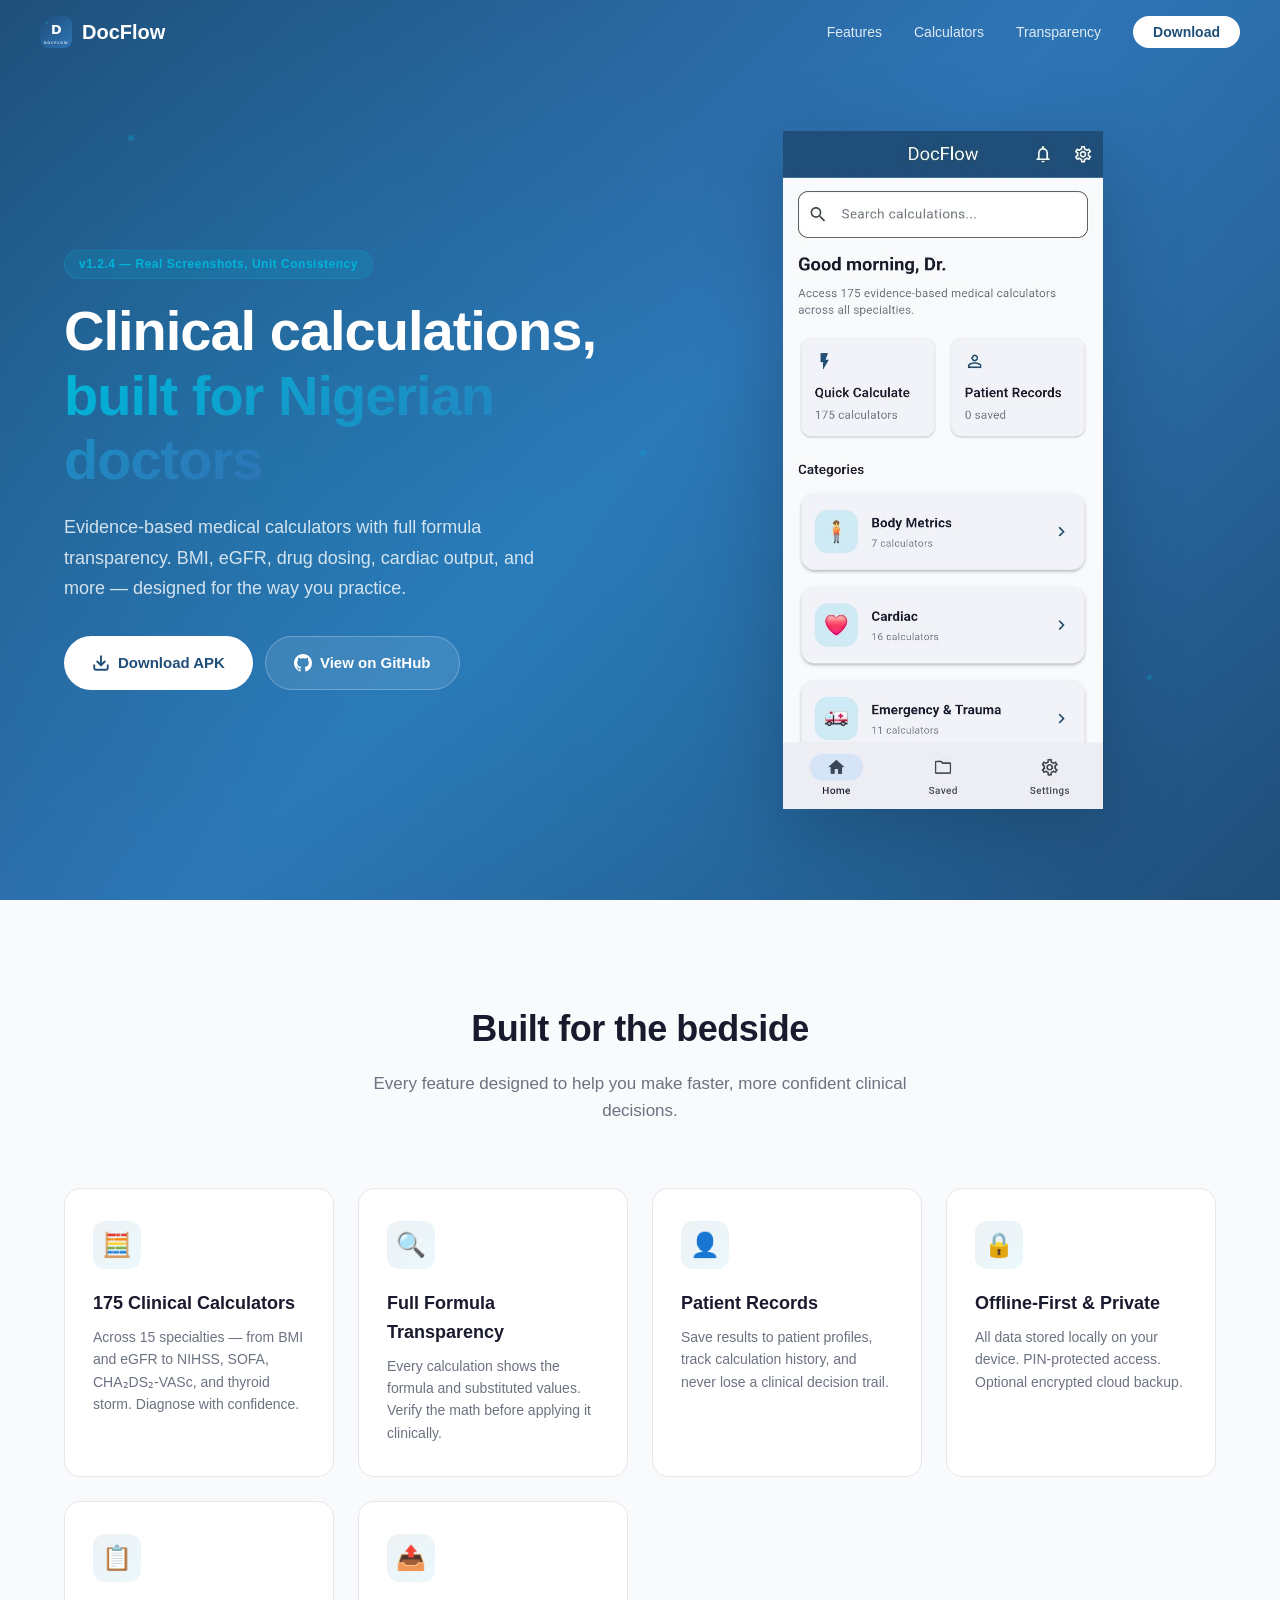
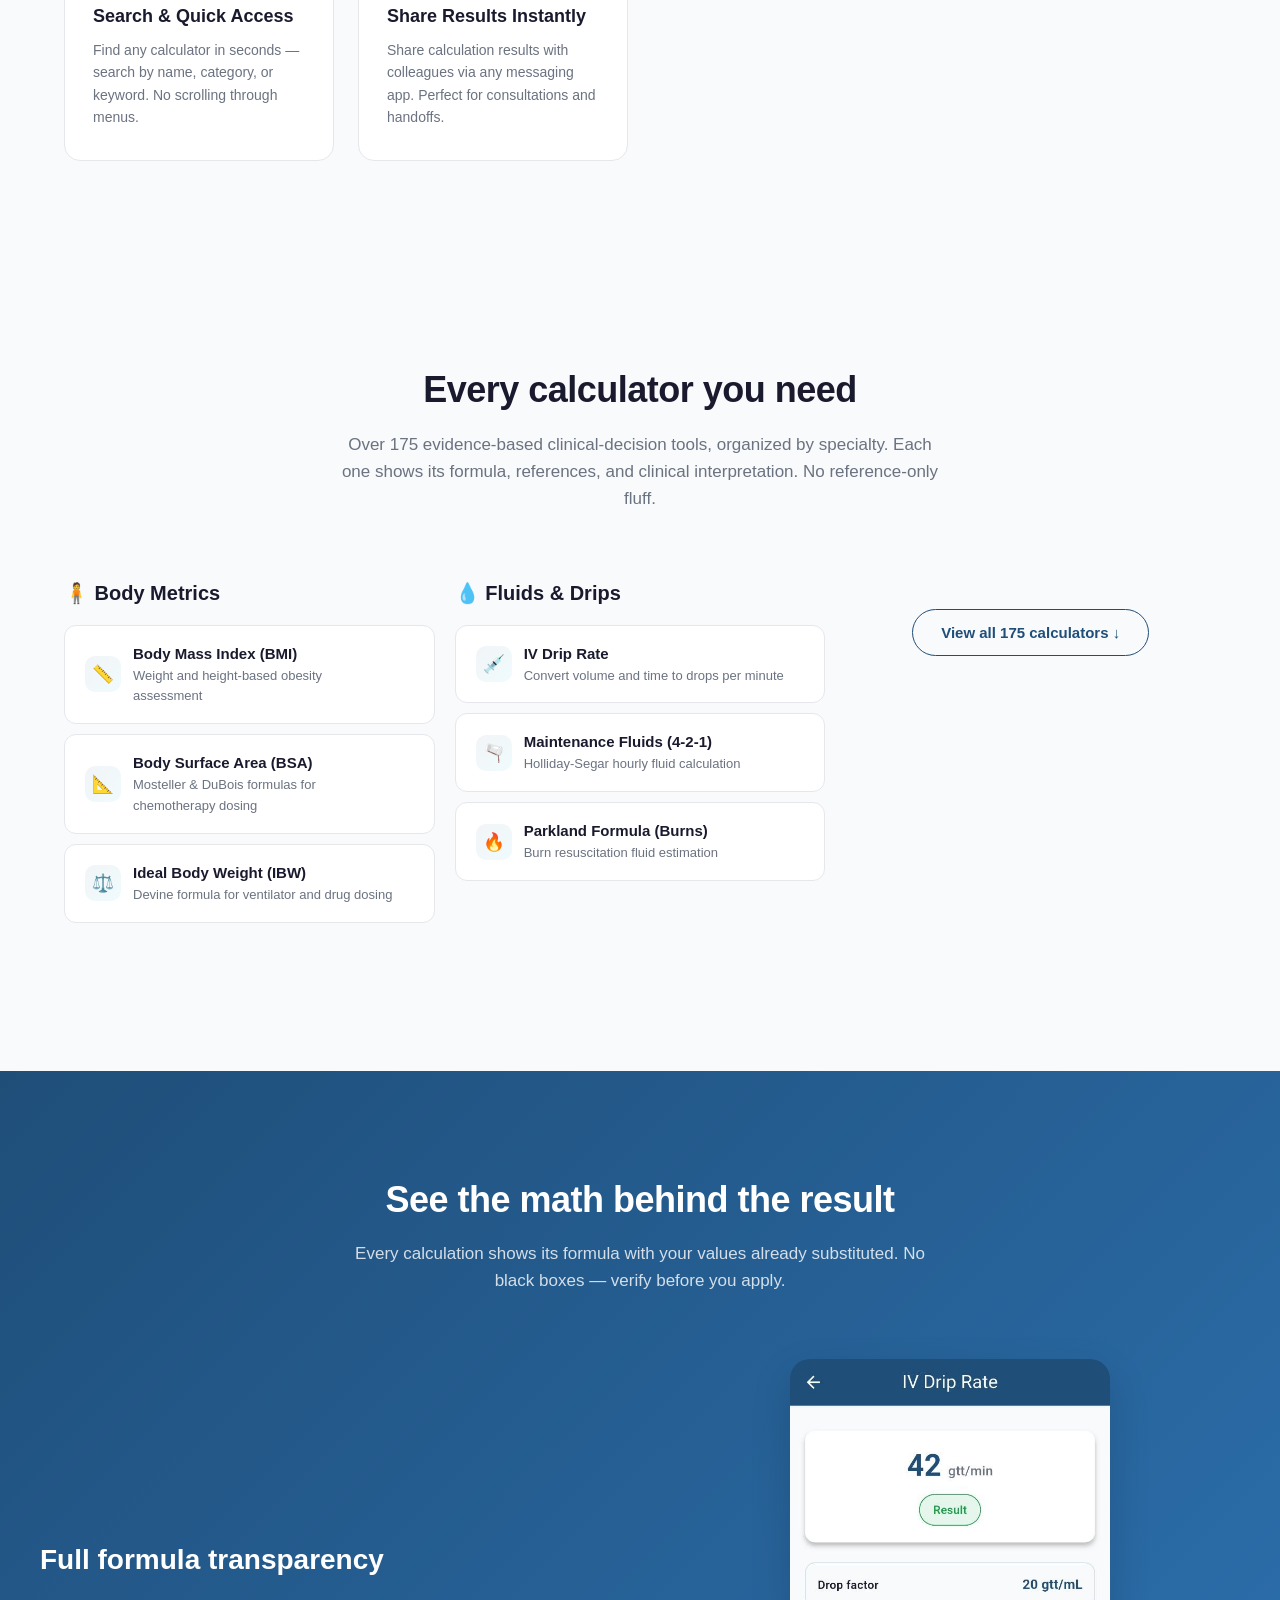
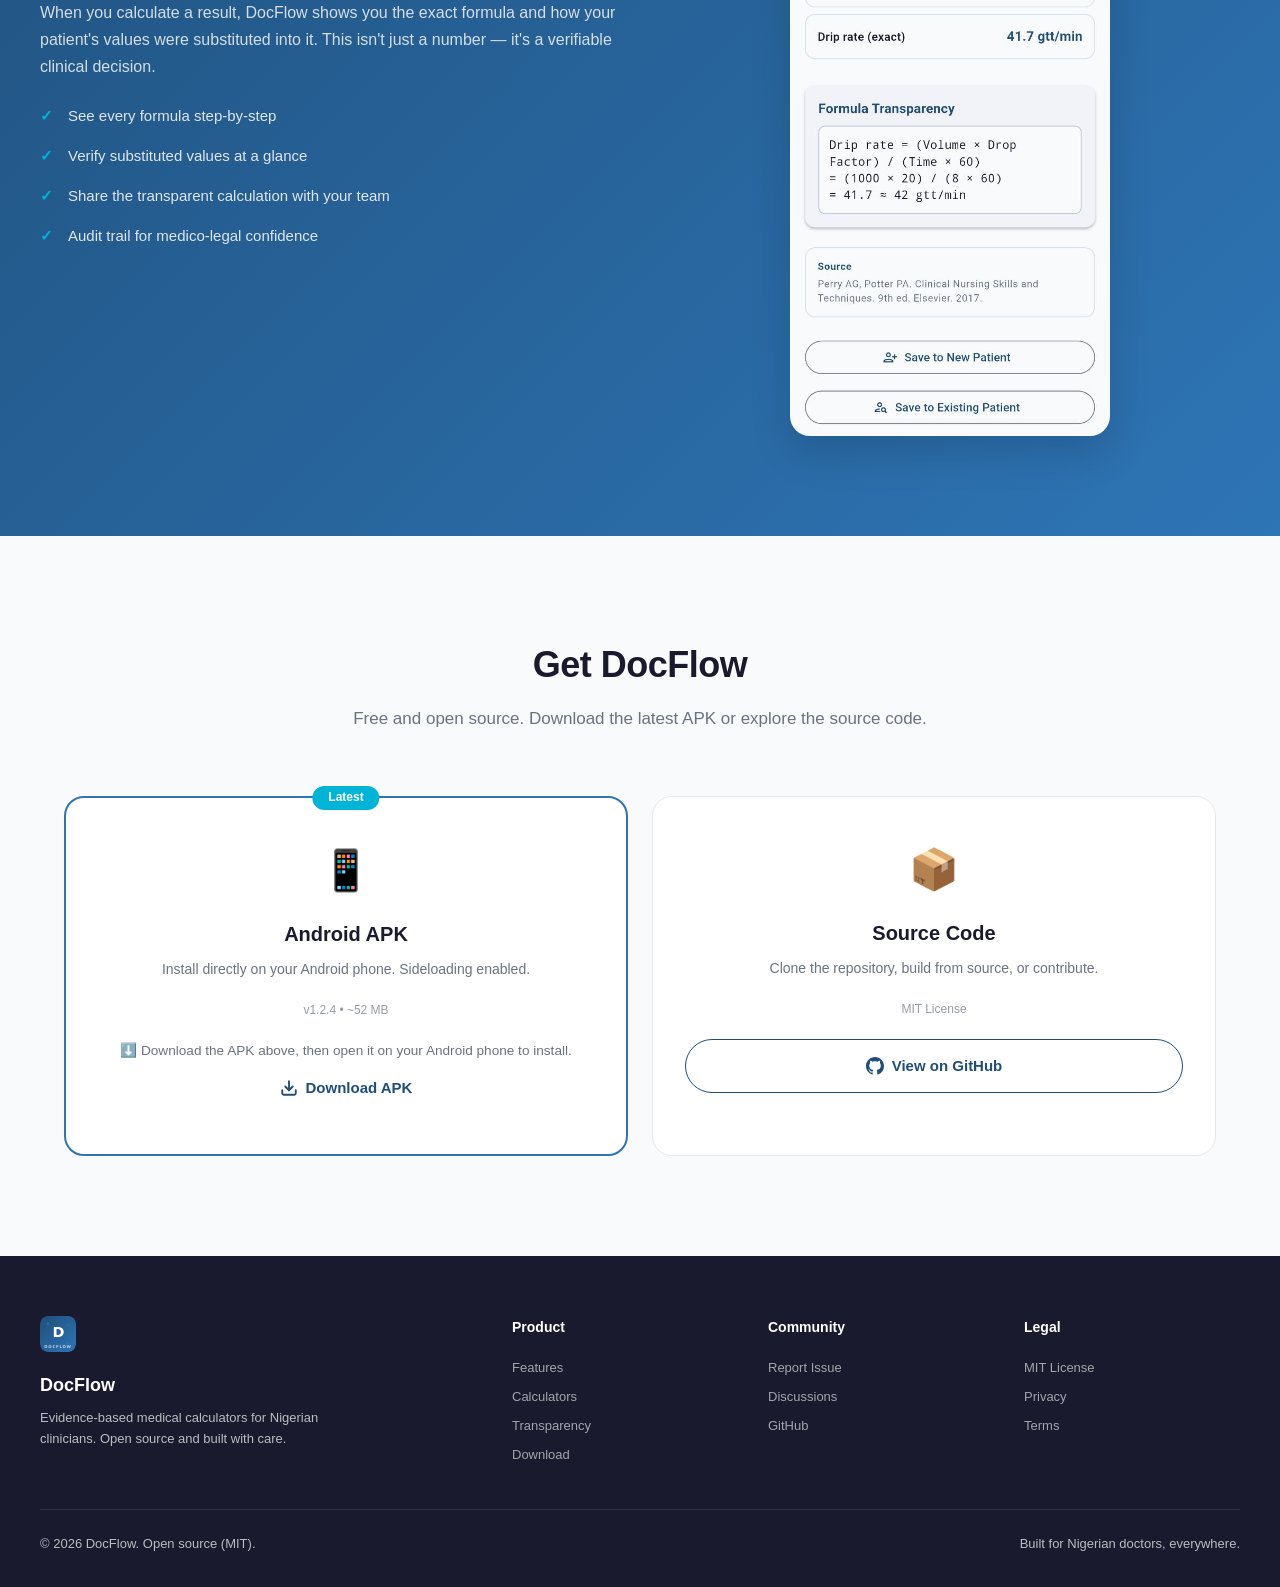
<file: docs/index.html>
<!DOCTYPE html>
<html lang="en">
<head>
  <meta charset="UTF-8">
  <meta name="viewport" content="width=device-width, initial-scale=1.0">
  <title>DocFlow — Clinical Calculator for Nigerian Doctors</title>
  <meta name="description" content="Evidence-based medical calculators for Nigerian clinicians. BMI, eGFR, drug dosing, and more — with full formula transparency.">
  <link rel="icon" href="assets/favicon.svg" type="image/svg+xml">
  <link rel="stylesheet" href="css/style.css">
</head>
<body>

  <!-- ====== NAVBAR ====== -->
  <nav class="nav" role="navigation" aria-label="Main navigation">
    <div class="nav-inner">
      <a href="#" class="nav-logo">
        <img src="assets/logo.svg" alt="DocFlow" width="32" height="32">
        DocFlow
      </a>
      <button class="mobile-toggle" aria-label="Toggle menu">
        <span></span><span></span><span></span>
      </button>
      <ul class="nav-links">
        <li><a href="#features">Features</a></li>
        <li><a href="#calculators">Calculators</a></li>
        <li><a href="#transparency">Transparency</a></li>
        <li><a href="#download" class="nav-cta">Download</a></li>
      </ul>
    </div>
  </nav>

  <!-- ====== HERO ====== -->
  <header class="hero" id="home">
    <div class="floating-elements">
      <span></span><span></span><span></span><span></span><span></span>
    </div>
    <div class="hero-grid">
      <div class="hero-content">
        <div class="hero-badge">v1.2.4 — Real Screenshots, Unit Consistency</div>
        <h1>Clinical calculations,<br><span>built for Nigerian doctors</span></h1>
        <p>
          Evidence-based medical calculators with full formula transparency.
          BMI, eGFR, drug dosing, cardiac output, and more — designed for
          the way you practice.
        </p>
        <div class="hero-buttons">
          <a href="#download" class="btn btn-primary">
            <svg width="18" height="18" viewBox="0 0 24 24" fill="none" stroke="currentColor" stroke-width="2.5" stroke-linecap="round" stroke-linejoin="round"><path d="M21 15v4a2 2 0 0 1-2 2H5a2 2 0 0 1-2-2v-4"/><polyline points="7 10 12 15 17 10"/><line x1="12" y1="15" x2="12" y2="3"/></svg>
            Download APK
          </a>
          <a href="https://github.com/celpha2svx/DocFlow" target="_blank" rel="noopener" class="btn btn-secondary">
            <svg width="18" height="18" viewBox="0 0 24 24" fill="currentColor"><path d="M12 0C5.37 0 0 5.37 0 12c0 5.31 3.435 9.795 8.205 11.385.6.105.825-.255.825-.57 0-.285-.015-1.23-.015-2.235-3.015.555-3.795-.735-4.035-1.41-.135-.345-.72-1.41-1.23-1.695-.42-.225-1.02-.78-.015-.795.945-.015 1.62.87 1.845 1.23 1.08 1.815 2.805 1.305 3.495.99.105-.78.42-1.305.765-1.605-2.67-.3-5.46-1.335-5.46-5.925 0-1.305.465-2.385 1.23-3.225-.12-.3-.54-1.53.12-3.18 0 0 1.005-.315 3.3 1.23.96-.27 1.98-.405 3-.405s2.04.135 3 .405c2.295-1.56 3.3-1.23 3.3-1.23.66 1.65.24 2.88.12 3.18.765.84 1.23 1.905 1.23 3.225 0 4.605-2.805 5.625-5.475 5.925.435.375.81 1.095.81 2.22 0 1.605-.015 2.895-.015 3.3 0 .315.225.69.825.57A12.02 12.02 0 0 0 24 12c0-6.63-5.37-12-12-12z"/></svg>
            View on GitHub
          </a>
        </div>
      </div>
      <div class="hero-visual">
        <img src="assets/home-screen.png.jpg" alt="DocFlow app home screen" width="320" height="auto">
      </div>
    </div>
  </header>

  <!-- ====== FEATURES ====== -->
  <section class="section" id="features">
    <div class="section-header">
      <h2>Built for the bedside</h2>
      <p>Every feature designed to help you make faster, more confident clinical decisions.</p>
    </div>
    <div class="features-grid">
      <div class="feature-card">
        <div class="feature-icon">🧮</div>
        <h3>175 Clinical Calculators</h3>
        <p>Across 15 specialties — from BMI and eGFR to NIHSS, SOFA, CHA₂DS₂-VASc, and thyroid storm. Diagnose with confidence.</p>
      </div>
      <div class="feature-card">
        <div class="feature-icon">🔍</div>
        <h3>Full Formula Transparency</h3>
        <p>Every calculation shows the formula and substituted values. Verify the math before applying it clinically.</p>
      </div>
      <div class="feature-card">
        <div class="feature-icon">👤</div>
        <h3>Patient Records</h3>
        <p>Save results to patient profiles, track calculation history, and never lose a clinical decision trail.</p>
      </div>
      <div class="feature-card">
        <div class="feature-icon">🔒</div>
        <h3>Offline-First &amp; Private</h3>
        <p>All data stored locally on your device. PIN-protected access. Optional encrypted cloud backup.</p>
      </div>
      <div class="feature-card">
        <div class="feature-icon">📋</div>
        <h3>Search &amp; Quick Access</h3>
        <p>Find any calculator in seconds — search by name, category, or keyword. No scrolling through menus.</p>
      </div>
      <div class="feature-card">
        <div class="feature-icon">📤</div>
        <h3>Share Results Instantly</h3>
        <p>Share calculation results with colleagues via any messaging app. Perfect for consultations and handoffs.</p>
      </div>
    </div>
  </section>

  <!-- ====== CALCULATORS ====== -->
  <section class="section" id="calculators">
    <div class="section-header">
      <h2>Every calculator you need</h2>
      <p>Over 175 evidence-based clinical-decision tools, organized by specialty. Each one shows its formula, references, and clinical interpretation. No reference-only fluff.</p>
    </div>

    <div class="calculators-grid">
      <!-- Body Metrics -->
      <div class="calc-category">
        <h3>🧍 Body Metrics</h3>
        <div class="calc-card">
          <div class="calc-card-left">
            <div class="calc-icon">📏</div>
            <div><h4>Body Mass Index (BMI)</h4><p>Weight and height-based obesity assessment</p></div>
          </div>
          <span class="calc-arrow">→</span>
        </div>
        <div class="calc-card">
          <div class="calc-card-left">
            <div class="calc-icon">📐</div>
            <div><h4>Body Surface Area (BSA)</h4><p>Mosteller &amp; DuBois formulas for chemotherapy dosing</p></div>
          </div>
          <span class="calc-arrow">→</span>
        </div>
        <div class="calc-card">
          <div class="calc-card-left">
            <div class="calc-icon">⚖️</div>
            <div><h4>Ideal Body Weight (IBW)</h4><p>Devine formula for ventilator and drug dosing</p></div>
          </div>
          <span class="calc-arrow">→</span>
        </div>
      </div>

      <!-- Fluids & Drips -->
      <div class="calc-category">
        <h3>💧 Fluids &amp; Drips</h3>
        <div class="calc-card">
          <div class="calc-card-left">
            <div class="calc-icon">💉</div>
            <div><h4>IV Drip Rate</h4><p>Convert volume and time to drops per minute</p></div>
          </div>
          <span class="calc-arrow">→</span>
        </div>
        <div class="calc-card">
          <div class="calc-card-left">
            <div class="calc-icon">🫗</div>
            <div><h4>Maintenance Fluids (4-2-1)</h4><p>Holliday-Segar hourly fluid calculation</p></div>
          </div>
          <span class="calc-arrow">→</span>
        </div>
        <div class="calc-card">
          <div class="calc-card-left">
            <div class="calc-icon">🔥</div>
            <div><h4>Parkland Formula (Burns)</h4><p>Burn resuscitation fluid estimation</p></div>
          </div>
          <span class="calc-arrow">→</span>
        </div>
      </div>

      <div class="calculators-collapsed">
      <!-- Renal -->
      <div class="calc-category">
        <h3>🫘 Renal</h3>
        <div class="calc-card">
          <div class="calc-card-left">
            <div class="calc-icon">🩺</div>
            <div><h4>eGFR (Cockcroft-Gault)</h4><p>Renal function estimation for drug dosing</p></div>
          </div>
          <span class="calc-arrow">→</span>
        </div>
        <div class="calc-card">
          <div class="calc-card-left">
            <div class="calc-icon">🧪</div>
            <div><h4>Anion Gap</h4><p>Metabolic acidosis differential diagnosis</p></div>
          </div>
          <span class="calc-arrow">→</span>
        </div>
        <div class="calc-card">
          <div class="calc-card-left">
            <div class="calc-icon">🧬</div>
            <div><h4>FeNa</h4><p>Fractional excretion of sodium for AKI evaluation</p></div>
          </div>
          <span class="calc-arrow">→</span>
        </div>
      </div>

      <!-- Cardiac -->
      <div class="calc-category">
        <h3>❤️ Cardiac</h3>
        <div class="calc-card">
          <div class="calc-card-left">
            <div class="calc-icon">🫀</div>
            <div><h4>Mean Arterial Pressure (MAP)</h4><p>Perfusion pressure calculation for ICU</p></div>
          </div>
          <span class="calc-arrow">→</span>
        </div>
        <div class="calc-card">
          <div class="calc-card-left">
            <div class="calc-icon">📈</div>
            <div><h4>Corrected QT Interval (QTc)</h4><p>Bazett &amp; Fridericia corrections for ECG</p></div>
          </div>
          <span class="calc-arrow">→</span>
        </div>
        <div class="calc-card">
          <div class="calc-card-left">
            <div class="calc-icon">💓</div>
            <div><h4>Cardiac Output</h4><p>Heart rate × stroke volume with cardiac index</p></div>
          </div>
          <span class="calc-arrow">→</span>
        </div>
      </div>

      <!-- Paediatrics -->
      <div class="calc-category">
        <h3>👶 Paediatrics</h3>
        <div class="calc-card">
          <div class="calc-card-left">
            <div class="calc-icon">📊</div>
            <div><h4>Weight Estimation by Age</h4><p>APLS &amp; Nelson formulas for emergency dosing</p></div>
          </div>
          <span class="calc-arrow">→</span>
        </div>
        <div class="calc-card">
          <div class="calc-card-left">
            <div class="calc-icon">🧒</div>
            <div><h4>Paediatric eGFR (Schwartz)</h4><p>Bedside renal function in children</p></div>
          </div>
          <span class="calc-arrow">→</span>
        </div>
        <div class="calc-card">
          <div class="calc-card-left">
            <div class="calc-icon">💊</div>
            <div><h4>Paediatric Drug Dosing</h4><p>Weight-based dosing with common drug presets</p></div>
          </div>
          <span class="calc-arrow">→</span>
        </div>


      <!-- Neurology -->
      <div class="calc-category">
        <h3>🧠 Neurology</h3>
        <div class="calc-card">
          <div class="calc-card-left">
            <div class="calc-icon">🩺</div>
            <div><h4>Glasgow Coma Scale (GCS)</h4><p>Level of consciousness assessment</p></div>
          </div>
          <span class="calc-arrow">→</span>
        </div>
        <div class="calc-card">
          <div class="calc-card-left">
            <div class="calc-icon">🧠</div>
            <div><h4>NIH Stroke Scale (NIHSS)</h4><p>11-item stroke severity score</p></div>
          </div>
          <span class="calc-arrow">→</span>
        </div>
        <div class="calc-card">
          <div class="calc-card-left">
            <div class="calc-icon">⚠️</div>
            <div><h4>ABCD² (TIA Risk)</h4><p>2-day stroke risk after TIA</p></div>
          </div>
          <span class="calc-arrow">→</span>
        </div>
        <div class="calc-card">
          <div class="calc-card-left">
            <div class="calc-icon">🚑</div>
            <div><h4>Revised Trauma Score (RTS)</h4><p>Physiologic triage tool</p></div>
          </div>
          <span class="calc-arrow">→</span>
        </div>
        <div class="calc-card">
          <div class="calc-card-left">
            <div class="calc-icon">😴</div>
            <div><h4>Ramsay Sedation Scale</h4><p>ICU sedation assessment</p></div>
          </div>
          <span class="calc-arrow">→</span>
        </div>
      </div>

      <!-- Respiratory -->
      <div class="calc-category">
        <h3>🫁 Respiratory</h3>
        <div class="calc-card">
          <div class="calc-card-left">
            <div class="calc-icon">🤒</div>
            <div><h4>CURB-65 (Pneumonia Severity)</h4><p>Hospital admission guide</p></div>
          </div>
          <span class="calc-arrow">→</span>
        </div>
        <div class="calc-card">
          <div class="calc-card-left">
            <div class="calc-icon">🩸</div>
            <div><h4>Wells Score for PE</h4><p>Pre-test probability of PE</p></div>
          </div>
          <span class="calc-arrow">→</span>
        </div>
        <div class="calc-card">
          <div class="calc-card-left">
            <div class="calc-icon">✅</div>
            <div><h4>PERC Rule (PE Rule-Out)</h4><p>Safe PE exclusion in low risk</p></div>
          </div>
          <span class="calc-arrow">→</span>
        </div>
        <div class="calc-card">
          <div class="calc-card-left">
            <div class="calc-icon">🫧</div>
            <div><h4>A-a Gradient</h4><p>Hypoxaemia differential</p></div>
          </div>
          <span class="calc-arrow">→</span>
        </div>
        <div class="calc-card">
          <div class="calc-card-left">
            <div class="calc-icon">📉</div>
            <div><h4>PaO₂/FiO₂ Ratio (ARDS)</h4><p>Berlin Definition severity</p></div>
          </div>
          <span class="calc-arrow">→</span>
        </div>
      </div>

      <!-- Sepsis & ICU -->
      <div class="calc-category">
        <h3>🆘 Sepsis &amp; ICU</h3>
        <div class="calc-card">
          <div class="calc-card-left">
            <div class="calc-icon">🔥</div>
            <div><h4>qSOFA Score</h4><p>Quick bedside sepsis screen</p></div>
          </div>
          <span class="calc-arrow">→</span>
        </div>
        <div class="calc-card">
          <div class="calc-card-left">
            <div class="calc-icon">📊</div>
            <div><h4>SOFA Score</h4><p>Sequential organ failure assessment</p></div>
          </div>
          <span class="calc-arrow">→</span>
        </div>
        <div class="calc-card">
          <div class="calc-card-left">
            <div class="calc-icon">🌡️</div>
            <div><h4>SIRS Criteria</h4><p>Systemic inflammation criteria</p></div>
          </div>
          <span class="calc-arrow">→</span>
        </div>
        <div class="calc-card">
          <div class="calc-card-left">
            <div class="calc-icon">💓</div>
            <div><h4>Shock Index</h4><p>Haemodynamic marker</p></div>
          </div>
          <span class="calc-arrow">→</span>
        </div>
        <div class="calc-card">
          <div class="calc-card-left">
            <div class="calc-icon">🏥</div>
            <div><h4>APACHE II Score</h4><p>ICU mortality prediction</p></div>
          </div>
          <span class="calc-arrow">→</span>
        </div>
      </div>

      <!-- Obstetrics & Gynaecology -->
      <div class="calc-category">
        <h3>🤰 Obstetrics &amp; Gynaecology</h3>
        <div class="calc-card">
          <div class="calc-card-left">
            <div class="calc-icon">📅</div>
            <div><h4>Estimated Due Date (Naegele)</h4><p>EDD and gestational age</p></div>
          </div>
          <span class="calc-arrow">→</span>
        </div>
        <div class="calc-card">
          <div class="calc-card-left">
            <div class="calc-icon">🫄</div>
            <div><h4>Bishop Score</h4><p>Cervical ripening assessment</p></div>
          </div>
          <span class="calc-arrow">→</span>
        </div>
        <div class="calc-card">
          <div class="calc-card-left">
            <div class="calc-icon">🩺</div>
            <div><h4>Preeclampsia Risk Factors</h4><p>ACOG/NICE risk stratification</p></div>
          </div>
          <span class="calc-arrow">→</span>
        </div>
        <div class="calc-card">
          <div class="calc-card-left">
            <div class="calc-icon">👶</div>
            <div><h4>APGAR Score</h4><p>Neonatal assessment at birth</p></div>
          </div>
          <span class="calc-arrow">→</span>
        </div>
        <div class="calc-card">
          <div class="calc-card-left">
            <div class="calc-icon">🩸</div>
            <div><h4>PPH Blood Loss Estimator</h4><p>Postpartum haemorrhage guide</p></div>
          </div>
          <span class="calc-arrow">→</span>
        </div>
      </div>

      <!-- Gastroenterology -->
      <div class="calc-category">
        <h3>🫃 Gastroenterology</h3>
        <div class="calc-card">
          <div class="calc-card-left">
            <div class="calc-icon">🍷</div>
            <div><h4>Child-Pugh Score</h4><p>Cirrhosis severity grade</p></div>
          </div>
          <span class="calc-arrow">→</span>
        </div>
        <div class="calc-card">
          <div class="calc-card-left">
            <div class="calc-icon">🫀</div>
            <div><h4>MELD Score</h4><p>Liver transplant urgency</p></div>
          </div>
          <span class="calc-arrow">→</span>
        </div>
        <div class="calc-card">
          <div class="calc-card-left">
            <div class="calc-icon">⚡</div>
            <div><h4>Ranson's Criteria (Pancreatitis)</h4><p>Pancreatitis severity score</p></div>
          </div>
          <span class="calc-arrow">→</span>
        </div>
        <div class="calc-card">
          <div class="calc-card-left">
            <div class="calc-icon">🩸</div>
            <div><h4>Glasgow-Blatchford Score</h4><p>Upper GI bleed triage</p></div>
          </div>
          <span class="calc-arrow">→</span>
        </div>
        <div class="calc-card">
          <div class="calc-card-left">
            <div class="calc-icon">🔍</div>
            <div><h4>Rockall Score (GI Bleed)</h4><p>Re-bleeding risk after endoscopy</p></div>
          </div>
          <span class="calc-arrow">→</span>
        </div>
      </div>

      <!-- Haematology & Oncology -->
      <div class="calc-category">
        <h3>🩸 Haematology &amp; Oncology</h3>
        <div class="calc-card">
          <div class="calc-card-left">
            <div class="calc-icon">💉</div>
            <div><h4>Absolute Neutrophil Count (ANC)</h4><p>Chemotherapy eligibility &amp; infection risk</p></div>
          </div>
          <span class="calc-arrow">→</span>
        </div>
        <div class="calc-card">
          <div class="calc-card-left">
            <div class="calc-icon">🫀</div>
            <div><h4>CHA₂DS₂-VASc Score</h4><p>Atrial fibrillation stroke risk</p></div>
          </div>
          <span class="calc-arrow">→</span>
        </div>
        <div class="calc-card">
          <div class="calc-card-left">
            <div class="calc-icon">⚠️</div>
            <div><h4>HAS-BLED Score</h4><p>Bleeding risk on anticoagulation</p></div>
          </div>
          <span class="calc-arrow">→</span>
        </div>
        <div class="calc-card">
          <div class="calc-card-left">
            <div class="calc-icon">🦴</div>
            <div><h4>Corrected Calcium</h4><p>Adjust for hypoalbuminaemia</p></div>
          </div>
          <span class="calc-arrow">→</span>
        </div>
        <div class="calc-card">
          <div class="calc-card-left">
            <div class="calc-icon">📦</div>
            <div><h4>Transfusion Volume</h4><p>pRBC volume needed to target Hb</p></div>
          </div>
          <span class="calc-arrow">→</span>
        </div>
      </div>

      <!-- Endocrinology & Metabolic -->
      <div class="calc-category">
        <h3>🦋 Endocrinology &amp; Metabolic</h3>
        <div class="calc-card">
          <div class="calc-card-left">
            <div class="calc-icon">🩸</div>
            <div><h4>HbA1c ↔ eAG Converter</h4><p>Bidirectional glucose conversion</p></div>
          </div>
          <span class="calc-arrow">→</span>
        </div>
        <div class="calc-card">
          <div class="calc-card-left">
            <div class="calc-icon">🧪</div>
            <div><h4>Serum Osmolality</h4><p>Osmolality &amp; osmolar gap</p></div>
          </div>
          <span class="calc-arrow">→</span>
        </div>
        <div class="calc-card">
          <div class="calc-card-left">
            <div class="calc-icon">🧂</div>
            <div><h4>Corrected Sodium (DKA/HHS)</h4><p>Na correction for hyperglycaemia</p></div>
          </div>
          <span class="calc-arrow">→</span>
        </div>
        <div class="calc-card">
          <div class="calc-card-left">
            <div class="calc-icon">🧴</div>
            <div><h4>Bicarbonate Deficit</h4><p>Metabolic acidosis replacement</p></div>
          </div>
          <span class="calc-arrow">→</span>
        </div>
        <div class="calc-card">
          <div class="calc-card-left">
            <div class="calc-icon">⚡</div>
            <div><h4>Burch-Wartofsky (Thyroid Storm)</h4><p>Thyrotoxicosis severity score</p></div>
          </div>
          <span class="calc-arrow">→</span>
        </div>
      </div>
    </div>
    </div>
    <div style="text-align:center;margin-top:32px;">
      <button id="toggleCalculators" class="btn btn-outline" style="cursor:pointer;">
        View all 175 calculators ↓
      </button>
    </div>
  </section>

  <!-- ====== TRANSPARENCY ====== -->
  <section class="section-dark" id="transparency">
    <div class="section-header">
      <h2>See the math behind the result</h2>
      <p>Every calculation shows its formula with your values already substituted. No black boxes — verify before you apply.</p>
    </div>
    <div class="transparency-content" style="max-width:1200px;margin:0 auto;">
      <div class="transparency-text">
        <h3>Full formula transparency</h3>
        <p>When you calculate a result, DocFlow shows you the exact formula and how your patient's values were substituted into it. This isn't just a number — it's a verifiable clinical decision.</p>
        <ul>
          <li>See every formula step-by-step</li>
          <li>Verify substituted values at a glance</li>
          <li>Share the transparent calculation with your team</li>
          <li>Audit trail for medico-legal confidence</li>
        </ul>
      </div>
      <div class="transparency-visual">
        <img src="assets/result-screen.png.jpg" alt="DocFlow result screen with formula transparency" loading="lazy">
      </div>
    </div>
  </section>

  <!-- ====== DOWNLOAD ====== -->
  <section class="section" id="download">
    <div class="section-header">
      <h2>Get DocFlow</h2>
      <p>Free and open source. Download the latest APK or explore the source code.</p>
    </div>
    <div class="download-cards">
      <div class="download-card featured">
        <div class="download-icon">📱</div>
        <h3>Android APK</h3>
        <p>Install directly on your Android phone. Sideloading enabled.</p>
        <div class="version">v1.2.4 • ~52 MB</div>
        <div class="download-instruction" style="margin-top:8px;font-size:0.85em;color:#6B7280;">
          ⬇️ Download the APK above, then open it on your Android phone to install.
        </div>
        <a href="https://github.com/celpha2svx/DocFlow/releases/latest/download/app-release.apk" target="_blank" rel="noopener" class="btn btn-primary">
          <svg width="18" height="18" viewBox="0 0 24 24" fill="none" stroke="currentColor" stroke-width="2.5" stroke-linecap="round" stroke-linejoin="round"><path d="M21 15v4a2 2 0 0 1-2 2H5a2 2 0 0 1-2-2v-4"/><polyline points="7 10 12 15 17 10"/><line x1="12" y1="15" x2="12" y2="3"/></svg>
          Download APK
        </a>
      </div>
      <div class="download-card">
        <div class="download-icon">📦</div>
        <h3>Source Code</h3>
        <p>Clone the repository, build from source, or contribute.</p>
        <div class="version">MIT License</div>
        <a href="https://github.com/celpha2svx/DocFlow" target="_blank" rel="noopener" class="btn btn-outline">
          <svg width="18" height="18" viewBox="0 0 24 24" fill="currentColor"><path d="M12 0C5.37 0 0 5.37 0 12c0 5.31 3.435 9.795 8.205 11.385.6.105.825-.255.825-.57 0-.285-.015-1.23-.015-2.235-3.015.555-3.795-.735-4.035-1.41-.135-.345-.72-1.41-1.23-1.695-.42-.225-1.02-.78-.015-.795.945-.015 1.62.87 1.845 1.23 1.08 1.815 2.805 1.305 3.495.99.105-.78.42-1.305.765-1.605-2.67-.3-5.46-1.335-5.46-5.925 0-1.305.465-2.385 1.23-3.225-.12-.3-.54-1.53.12-3.18 0 0 1.005-.315 3.3 1.23.96-.27 1.98-.405 3-.405s2.04.135 3 .405c2.295-1.56 3.3-1.23 3.3-1.23.66 1.65.24 2.88.12 3.18.765.84 1.23 1.905 1.23 3.225 0 4.605-2.805 5.625-5.475 5.925.435.375.81 1.095.81 2.22 0 1.605-.015 2.895-.015 3.3 0 .315.225.69.825.57A12.02 12.02 0 0 0 24 12c0-6.63-5.37-12-12-12z"/></svg>
          View on GitHub
        </a>
      </div>
    </div>
  </section>

  <!-- ====== FOOTER ====== -->
  <footer class="footer">
    <div class="footer-inner">
      <div class="footer-brand">
        <img src="assets/logo.svg" alt="DocFlow" width="36" height="36">
        <h4>DocFlow</h4>
        <p>Evidence-based medical calculators for Nigerian clinicians. Open source and built with care.</p>
      </div>
      <div class="footer-col">
        <h5>Product</h5>
        <a href="#features">Features</a>
        <a href="#calculators">Calculators</a>
        <a href="#transparency">Transparency</a>
        <a href="#download">Download</a>
      </div>
      <div class="footer-col">
        <h5>Community</h5>
        <a href="https://github.com/celpha2svx/DocFlow/issues" target="_blank" rel="noopener">Report Issue</a>
        <a href="https://github.com/celpha2svx/DocFlow/discussions" target="_blank" rel="noopener">Discussions</a>
        <a href="https://github.com/celpha2svx/DocFlow" target="_blank" rel="noopener">GitHub</a>
      </div>
      <div class="footer-col">
        <h5>Legal</h5>
        <a href="https://github.com/celpha2svx/DocFlow/blob/main/LICENSE" target="_blank" rel="noopener">MIT License</a>
        <a href="#">Privacy</a>
        <a href="#">Terms</a>
      </div>
    </div>
    <div class="footer-bottom">
      <span>&copy; 2026 DocFlow. Open source (MIT).</span>
      <span>Built for Nigerian doctors, everywhere.</span>
    </div>
  </footer>

  <script src="js/main.js"></script>
</body>
</html>
</file>
<file: docs/css/style.css>
/* ============================================
   DocFlow — Clinical Calculator App
   Brand: #1F4E79 | #2E75B6 | #00B4D8
   ============================================ */

:root {
  --primary: #1F4E79;
  --primary-dark: #153A5C;
  --secondary: #2E75B6;
  --accent: #00B4D8;
  --bg: #F8FAFC;
  --surface: #FFFFFF;
  --text: #1A1A2E;
  --subtext: #6B7280;
  --border: #E5E7EB;
  --success: #16A34A;
  --radius: 12px;
  --transition: 0.3s cubic-bezier(0.4, 0, 0.2, 1);
}

* {
  margin: 0;
  padding: 0;
  box-sizing: border-box;
}

html {
  scroll-behavior: smooth;
  font-size: 16px;
}

body {
  font-family: -apple-system, BlinkMacSystemFont, 'Segoe UI', Roboto, 'Helvetica Neue', Arial, sans-serif;
  color: var(--text);
  background: var(--bg);
  line-height: 1.6;
  overflow-x: hidden;
}

/* ============ NAVBAR ============ */

.nav {
  position: fixed;
  top: 0;
  left: 0;
  right: 0;
  z-index: 1000;
  padding: 0 24px;
  transition: var(--transition);
  background: transparent;
}

.nav.scrolled {
  background: rgba(255,255,255,0.92);
  backdrop-filter: blur(16px);
  box-shadow: 0 1px 3px rgba(0,0,0,0.06);
}

.nav-inner {
  max-width: 1200px;
  margin: 0 auto;
  display: flex;
  align-items: center;
  justify-content: space-between;
  height: 64px;
}

.nav-logo {
  display: flex;
  align-items: center;
  gap: 10px;
  text-decoration: none;
  font-weight: 700;
  font-size: 1.25rem;
  color: white;
  transition: var(--transition);
}

.nav.scrolled .nav-logo {
  color: var(--primary);
}

.nav-logo img {
  width: 32px;
  height: 32px;
  border-radius: 8px;
}

.nav-links {
  display: flex;
  align-items: center;
  gap: 32px;
  list-style: none;
}

.nav-links a {
  text-decoration: none;
  font-size: 0.875rem;
  font-weight: 500;
  color: rgba(255,255,255,0.85);
  transition: var(--transition);
}

.nav.scrolled .nav-links a {
  color: var(--subtext);
}

.nav-links a:hover {
  color: white;
}

.nav.scrolled .nav-links a:hover {
  color: var(--primary);
}

.nav-cta {
  background: white !important;
  color: var(--primary) !important;
  padding: 8px 20px;
  border-radius: 100px;
  font-weight: 600 !important;
}

.nav.scrolled .nav-cta {
  background: var(--primary) !important;
  color: white !important;
}

.nav-cta:hover {
  transform: translateY(-1px);
  box-shadow: 0 4px 12px rgba(31,78,121,0.2);
}

.mobile-toggle {
  display: none;
  background: none;
  border: none;
  cursor: pointer;
  padding: 8px;
  color: white;
}

.nav.scrolled .mobile-toggle {
  color: var(--primary);
}

.mobile-toggle span {
  display: block;
  width: 24px;
  height: 2px;
  background: currentColor;
  margin: 5px 0;
  border-radius: 2px;
  transition: var(--transition);
}

/* ============ HERO ============ */

.hero {
  position: relative;
  min-height: 100vh;
  display: flex;
  align-items: center;
  background: linear-gradient(135deg, #1F4E79 0%, #2E75B6 50%, #1F4E79 100%);
  overflow: hidden;
}

.hero::before {
  content: '';
  position: absolute;
  inset: 0;
  background:
    radial-gradient(circle at 20% 50%, rgba(0,180,216,0.12) 0%, transparent 50%),
    radial-gradient(circle at 80% 20%, rgba(46,117,182,0.2) 0%, transparent 50%),
    radial-gradient(circle at 50% 80%, rgba(0,180,216,0.08) 0%, transparent 50%);
}

.hero-grid {
  display: grid;
  grid-template-columns: 1fr 1fr;
  gap: 60px;
  max-width: 1200px;
  margin: 0 auto;
  padding: 120px 24px 80px;
  align-items: center;
  position: relative;
  z-index: 1;
}

.hero-content {
  animation: fadeUp 0.8s ease-out;
}

@keyframes fadeUp {
  from { opacity: 0; transform: translateY(30px); }
  to { opacity: 1; transform: translateY(0); }
}

.hero-badge {
  display: inline-block;
  background: rgba(0,180,216,0.15);
  color: #00B4D8;
  font-size: 0.75rem;
  font-weight: 600;
  padding: 4px 14px;
  border-radius: 100px;
  margin-bottom: 20px;
  letter-spacing: 0.5px;
  border: 1px solid rgba(0,180,216,0.2);
}

.hero h1 {
  font-size: 3.5rem;
  font-weight: 800;
  line-height: 1.15;
  color: white;
  margin-bottom: 20px;
  letter-spacing: -1px;
}

.hero h1 span {
  background: linear-gradient(135deg, #00B4D8, #2E75B6);
  -webkit-background-clip: text;
  -webkit-text-fill-color: transparent;
  background-clip: text;
}

.hero p {
  font-size: 1.125rem;
  color: rgba(255,255,255,0.8);
  max-width: 480px;
  margin-bottom: 32px;
  line-height: 1.7;
}

.hero-buttons {
  display: flex;
  gap: 12px;
  flex-wrap: wrap;
}

.btn {
  display: inline-flex;
  align-items: center;
  gap: 8px;
  padding: 14px 28px;
  border-radius: 100px;
  font-size: 0.9375rem;
  font-weight: 600;
  text-decoration: none;
  transition: var(--transition);
  cursor: pointer;
  border: none;
}

.btn-primary {
  background: white;
  color: var(--primary);
}

.btn-primary:hover {
  transform: translateY(-2px);
  box-shadow: 0 8px 24px rgba(0,0,0,0.15);
}

.btn-secondary {
  background: rgba(255,255,255,0.1);
  color: white;
  border: 1.5px solid rgba(255,255,255,0.25);
}

.btn-secondary:hover {
  background: rgba(255,255,255,0.2);
  transform: translateY(-2px);
}

.btn-outline {
  background: transparent;
  color: var(--primary);
  border: 1.5px solid var(--primary);
}

.btn-outline:hover {
  background: var(--primary);
  color: white;
  transform: translateY(-2px);
}

.hero-visual {
  display: flex;
  justify-content: center;
  animation: fadeUp 0.8s ease-out 0.2s backwards;
}

.hero-visual img {
  width: 100%;
  max-width: 320px;
  height: auto;
  filter: drop-shadow(0 20px 40px rgba(0,0,0,0.2));
  transition: var(--transition);
}

.hero-visual img:hover {
  transform: translateY(-8px) scale(1.02);
}

/* floating elements */
.floating-elements {
  position: absolute;
  inset: 0;
  pointer-events: none;
  overflow: hidden;
}

.floating-elements span {
  position: absolute;
  width: 6px;
  height: 6px;
  background: rgba(0,180,216,0.3);
  border-radius: 50%;
  animation: float 6s infinite;
}

.floating-elements span:nth-child(1) { top: 15%; left: 10%; animation-delay: 0s; }
.floating-elements span:nth-child(2) { top: 65%; left: 5%; animation-delay: 1s; width: 4px; height: 4px; }
.floating-elements span:nth-child(3) { top: 30%; right: 15%; animation-delay: 2s; }
.floating-elements span:nth-child(4) { top: 75%; right: 10%; animation-delay: 3s; width: 5px; height: 5px; }
.floating-elements span:nth-child(5) { top: 50%; left: 50%; animation-delay: 1.5s; }

@keyframes float {
  0%, 100% { transform: translateY(0) scale(1); opacity: 0.3; }
  50% { transform: translateY(-20px) scale(1.5); opacity: 0.6; }
}

/* ============ SECTIONS ============ */

.section {
  padding: 100px 24px;
  max-width: 1200px;
  margin: 0 auto;
}

.section-header {
  text-align: center;
  margin-bottom: 64px;
}

.section-header h2 {
  font-size: 2.25rem;
  font-weight: 700;
  color: var(--text);
  margin-bottom: 12px;
  letter-spacing: -0.5px;
}

.section-header p {
  font-size: 1.0625rem;
  color: var(--subtext);
  max-width: 600px;
  margin: 0 auto;
}

.section-dark {
  background: linear-gradient(135deg, #1F4E79, #2E75B6);
  padding: 100px 24px;
}

.section-dark .section-header h2 {
  color: white;
}

.section-dark .section-header p {
  color: rgba(255,255,255,0.8);
}

/* ============ FEATURES ============ */

.features-grid {
  display: grid;
  grid-template-columns: repeat(auto-fit, minmax(240px, 1fr));
  gap: 24px;
}

.feature-card {
  background: var(--surface);
  border: 1px solid var(--border);
  border-radius: 16px;
  padding: 32px 28px;
  transition: var(--transition);
  position: relative;
  overflow: hidden;
}

.feature-card::before {
  content: '';
  position: absolute;
  top: 0;
  left: 0;
  right: 0;
  height: 3px;
  background: linear-gradient(90deg, var(--primary), var(--accent));
  transform: scaleX(0);
  transform-origin: left;
  transition: var(--transition);
}

.feature-card:hover {
  transform: translateY(-4px);
  box-shadow: 0 12px 32px rgba(31,78,121,0.08);
  border-color: var(--secondary);
}

.feature-card:hover::before {
  transform: scaleX(1);
}

.feature-icon {
  width: 48px;
  height: 48px;
  border-radius: 12px;
  display: flex;
  align-items: center;
  justify-content: center;
  font-size: 1.5rem;
  margin-bottom: 20px;
  background: linear-gradient(135deg, rgba(31,78,121,0.08), rgba(0,180,216,0.08));
}

.feature-card h3 {
  font-size: 1.125rem;
  font-weight: 600;
  margin-bottom: 8px;
  color: var(--text);
}

.feature-card p {
  font-size: 0.875rem;
  color: var(--subtext);
  line-height: 1.6;
}

/* ============ CALCULATORS ============ */

.calculators-grid {
  display: grid;
  grid-template-columns: repeat(auto-fit, minmax(300px, 1fr));
  gap: 20px;
}

.calc-category {
  margin-bottom: 48px;
}

.calc-category:last-child {
  margin-bottom: 0;
}

.calc-category h3 {
  font-size: 1.25rem;
  font-weight: 600;
  color: var(--text);
  margin-bottom: 16px;
  display: flex;
  align-items: center;
  gap: 8px;
}

.calc-card {
  background: var(--surface);
  border: 1px solid var(--border);
  border-radius: var(--radius);
  padding: 16px 20px;
  display: flex;
  align-items: center;
  justify-content: space-between;
  margin-bottom: 10px;
  transition: var(--transition);
}

.calc-card:last-child {
  margin-bottom: 0;
}

.calc-card:hover {
  transform: translateX(4px);
  border-color: var(--secondary);
  box-shadow: 0 4px 12px rgba(31,78,121,0.06);
}

.calc-card-left {
  display: flex;
  align-items: center;
  gap: 12px;
}

.calc-icon {
  width: 36px;
  height: 36px;
  border-radius: 10px;
  display: flex;
  align-items: center;
  justify-content: center;
  font-size: 1.1rem;
  background: linear-gradient(135deg, rgba(31,78,121,0.06), rgba(0,180,216,0.06));
  flex-shrink: 0;
}

.calc-card h4 {
  font-size: 0.9375rem;
  font-weight: 600;
  color: var(--text);
}

.calc-card p {
  font-size: 0.8125rem;
  color: var(--subtext);
}

.calc-arrow {
  color: var(--subtext);
  font-size: 1.25rem;
  opacity: 0;
  transition: var(--transition);
}

.calc-card:hover .calc-arrow {
  opacity: 1;
  transform: translateX(4px);
}

.calc-count {
  font-size: 0.8125rem;
  color: var(--subtext);
  background: var(--bg);
  padding: 2px 10px;
  border-radius: 100px;
}

.calculators-collapsed {
  display: none;
}
.calculators-collapsed.visible {
  display: contents;
}

/* ============ TRANSPARENCY ============ */

.transparency-content {
  display: grid;
  grid-template-columns: 1fr 1fr;
  gap: 40px;
  align-items: center;
}

.transparency-text h3 {
  font-size: 1.75rem;
  font-weight: 700;
  color: white;
  margin-bottom: 16px;
}

.transparency-text p {
  color: rgba(255,255,255,0.8);
  margin-bottom: 16px;
  font-size: 1rem;
  line-height: 1.7;
}

.transparency-text ul {
  list-style: none;
}

.transparency-text ul li {
  color: rgba(255,255,255,0.85);
  padding: 8px 0;
  padding-left: 28px;
  position: relative;
  font-size: 0.9375rem;
}

.transparency-text ul li::before {
  content: '✓';
  position: absolute;
  left: 0;
  color: #00B4D8;
  font-weight: 700;
}

.transparency-visual img {
  width: 100%;
  max-width: 320px;
  display: block;
  margin: 0 auto;
  border-radius: 20px;
  box-shadow: 0 16px 40px rgba(0,0,0,0.15);
}

/* ============ DOWNLOAD ============ */

.download {
  text-align: center;
}

.download-cards {
  display: grid;
  grid-template-columns: repeat(auto-fit, minmax(280px, 1fr));
  gap: 24px;
  margin-top: 48px;
}

.download-card {
  background: var(--surface);
  border: 1px solid var(--border);
  border-radius: 20px;
  padding: 40px 32px;
  transition: var(--transition);
  text-align: center;
}

.download-card.featured {
  border-color: var(--secondary);
  border-width: 2px;
  position: relative;
}

.download-card.featured::after {
  content: 'Latest';
  position: absolute;
  top: -12px;
  left: 50%;
  transform: translateX(-50%);
  background: var(--accent);
  color: white;
  font-size: 0.75rem;
  font-weight: 600;
  padding: 2px 16px;
  border-radius: 100px;
}

.download-card:hover {
  transform: translateY(-4px);
  box-shadow: 0 12px 32px rgba(31,78,121,0.1);
}

.download-icon {
  font-size: 2.5rem;
  margin-bottom: 16px;
}

.download-card h3 {
  font-size: 1.25rem;
  font-weight: 600;
  margin-bottom: 8px;
}

.download-card p {
  font-size: 0.875rem;
  color: var(--subtext);
  margin-bottom: 20px;
}

.download-card .version {
  font-size: 0.75rem;
  color: var(--subtext);
  margin-bottom: 20px;
  opacity: 0.7;
}

.download-card .btn {
  width: 100%;
  justify-content: center;
}

/* ============ FOOTER ============ */

.footer {
  background: var(--text);
  padding: 60px 24px 32px;
  color: rgba(255,255,255,0.7);
}

.footer-inner {
  max-width: 1200px;
  margin: 0 auto;
  display: grid;
  grid-template-columns: 2fr 1fr 1fr 1fr;
  gap: 40px;
}

.footer-brand img {
  width: 36px;
  height: 36px;
  border-radius: 8px;
  margin-bottom: 12px;
}

.footer-brand h4 {
  color: white;
  font-size: 1.125rem;
  margin-bottom: 8px;
}

.footer-brand p {
  font-size: 0.8125rem;
  max-width: 280px;
  line-height: 1.6;
}

.footer-col h5 {
  color: white;
  font-size: 0.875rem;
  font-weight: 600;
  margin-bottom: 16px;
}

.footer-col a {
  display: block;
  color: rgba(255,255,255,0.6);
  text-decoration: none;
  font-size: 0.8125rem;
  padding: 4px 0;
  transition: var(--transition);
}

.footer-col a:hover {
  color: white;
}

.footer-bottom {
  max-width: 1200px;
  margin: 40px auto 0;
  padding-top: 24px;
  border-top: 1px solid rgba(255,255,255,0.1);
  display: flex;
  justify-content: space-between;
  align-items: center;
  font-size: 0.8125rem;
}

/* ============ RESPONSIVE ============ */

@media (max-width: 900px) {
  .hero-grid {
    grid-template-columns: 1fr;
    text-align: center;
    gap: 40px;
  }

  .hero h1 {
    font-size: 2.5rem;
  }

  .hero p {
    max-width: 100%;
    margin-left: auto;
    margin-right: auto;
  }

  .hero-buttons {
    justify-content: center;
  }

  .hero-visual img {
    max-width: 240px;
  }

  .transparency-content {
    grid-template-columns: 1fr;
    text-align: center;
  }

  .transparency-text ul li {
    text-align: left;
  }

  .transparency-visual {
    order: -1;
  }

  .transparency-visual img {
    max-width: 240px;
  }

  .footer-inner {
    grid-template-columns: 1fr 1fr;
  }
}

@media (max-width: 640px) {
  .nav-links {
    display: none;
    position: absolute;
    top: 64px;
    left: 0;
    right: 0;
    background: rgba(255,255,255,0.98);
    backdrop-filter: blur(16px);
    flex-direction: column;
    padding: 16px 24px;
    box-shadow: 0 8px 24px rgba(0,0,0,0.08);
    gap: 16px;
  }

  .nav-links.open {
    display: flex;
  }

  .nav-links a {
    color: var(--text) !important;
  }

  .nav-cta {
    background: var(--primary) !important;
    color: white !important;
    text-align: center;
  }

  .mobile-toggle {
    display: block;
  }

  .section {
    padding: 60px 20px;
  }

  .section-header h2 {
    font-size: 1.75rem;
  }

  .hero h1 {
    font-size: 2rem;
  }

  .hero-buttons {
    flex-direction: column;
    align-items: stretch;
  }

  .btn {
    justify-content: center;
  }

  .calculators-grid {
    grid-template-columns: 1fr;
  }

  .footer-inner {
    grid-template-columns: 1fr;
    gap: 24px;
  }

  .footer-bottom {
    flex-direction: column;
    gap: 8px;
    text-align: center;
  }
}
</file>
